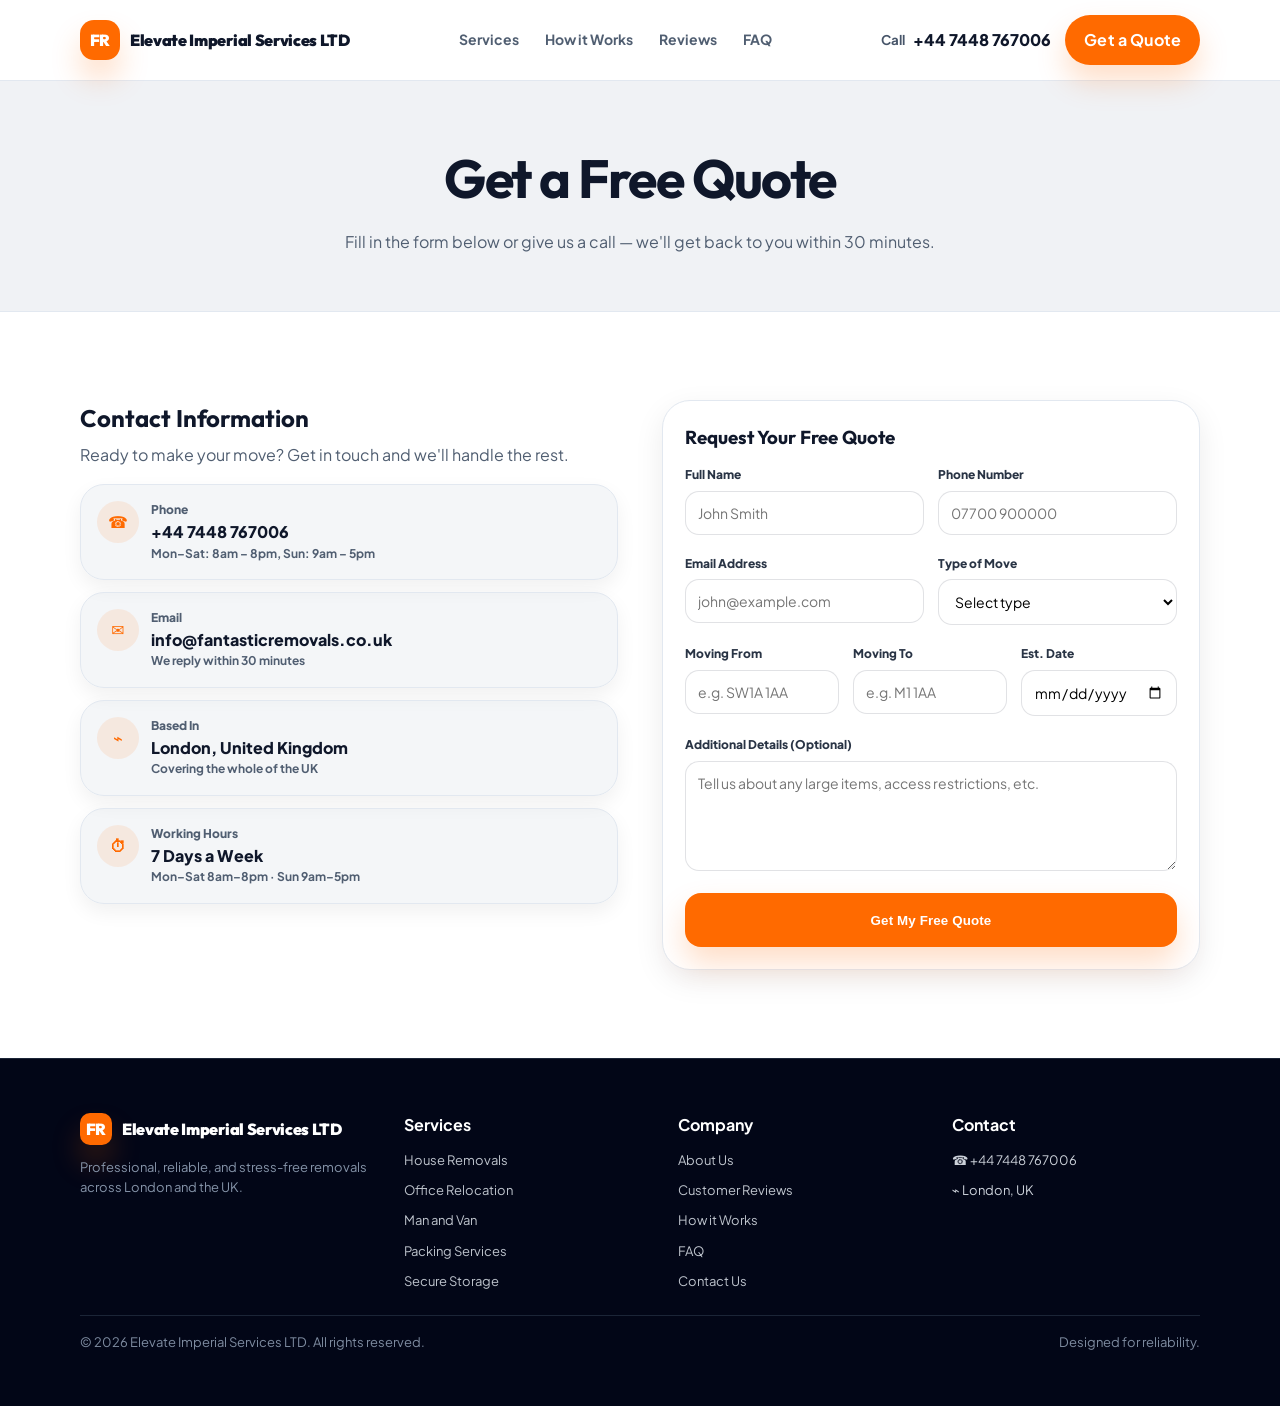
<file: contact.html>
<!doctype html>
<html lang="en">
  <head>
    <meta charset="UTF-8" />
    <meta name="viewport" content="width=device-width, initial-scale=1.0" />
    <title>Contact — Elevate Imperial Services LTD</title>
    <meta name="description" content="Get a free quote for removals across London and the UK. We respond within 30 minutes during working hours." />
    <link rel="icon" href="../public/favicon.svg" />
    <link rel="stylesheet" href="./assets/styles.css" />
  </head>
  <body>
    <div class="site">
      <header class="navbar">
        <div class="container navbar-inner">
          <a class="brand" href="./index.html" aria-label="Elevate Imperial Services LTD home">
            <span class="brand-mark">FR</span>
            <span>Elevate Imperial Services LTD</span>
          </a>

          <nav class="nav-links" aria-label="Primary">
            <a data-nav href="./services.html">Services</a>
            <a data-nav href="./how-it-works.html">How it Works</a>
            <a data-nav href="./reviews.html">Reviews</a>
            <a data-nav href="./faq.html">FAQ</a>
          </nav>

          <div class="nav-right">
            <div class="nav-phone" aria-label="Phone">
              <small>Call</small>
              <span>+44 7448 767006</span>
            </div>
            <a class="btn" href="./contact.html">Get a Quote</a>
          </div>
        </div>
      </header>

      <main>
        <section class="page-hero">
          <div class="container">
            <h1>Get a Free Quote</h1>
            <p>Fill in the form below or give us a call — we'll get back to you within 30 minutes.</p>
          </div>
        </section>

        <section class="section">
          <div class="container">
            <div class="split" style="align-items:start;">
              <div>
                <h2 style="font-family: var(--font-serif); margin: 0 0 6px;">Contact Information</h2>
                <p style="margin:0 0 16px; color: rgba(71,85,105,.95);">
                  Ready to make your move? Get in touch and we'll handle the rest.
                </p>

                <div style="display:grid; gap: 12px;">
                  <div class="card" style="padding: 16px; background: rgba(148,163,184,.10);">
                    <div style="display:flex; gap: 12px; align-items:flex-start;">
                      <div class="icon">☎</div>
                      <div>
                        <div style="font-size: 12px; color: rgba(71,85,105,.95); font-weight: 800;">Phone</div>
                        <div style="font-weight: 900;">+44 7448 767006</div>
                        <div style="font-size: 12px; color: rgba(71,85,105,.95); font-weight: 700;">Mon–Sat: 8am – 8pm, Sun: 9am – 5pm</div>
                      </div>
                    </div>
                  </div>
                  <div class="card" style="padding: 16px; background: rgba(148,163,184,.10);">
                    <div style="display:flex; gap: 12px; align-items:flex-start;">
                      <div class="icon">✉</div>
                      <div>
                        <div style="font-size: 12px; color: rgba(71,85,105,.95); font-weight: 800;">Email</div>
                        <div style="font-weight: 900;">info@fantasticremovals.co.uk</div>
                        <div style="font-size: 12px; color: rgba(71,85,105,.95); font-weight: 700;">We reply within 30 minutes</div>
                      </div>
                    </div>
                  </div>
                  <div class="card" style="padding: 16px; background: rgba(148,163,184,.10);">
                    <div style="display:flex; gap: 12px; align-items:flex-start;">
                      <div class="icon">⌁</div>
                      <div>
                        <div style="font-size: 12px; color: rgba(71,85,105,.95); font-weight: 800;">Based In</div>
                        <div style="font-weight: 900;">London, United Kingdom</div>
                        <div style="font-size: 12px; color: rgba(71,85,105,.95); font-weight: 700;">Covering the whole of the UK</div>
                      </div>
                    </div>
                  </div>
                  <div class="card" style="padding: 16px; background: rgba(148,163,184,.10);">
                    <div style="display:flex; gap: 12px; align-items:flex-start;">
                      <div class="icon">⏱</div>
                      <div>
                        <div style="font-size: 12px; color: rgba(71,85,105,.95); font-weight: 800;">Working Hours</div>
                        <div style="font-weight: 900;">7 Days a Week</div>
                        <div style="font-size: 12px; color: rgba(71,85,105,.95); font-weight: 700;">Mon–Sat 8am–8pm · Sun 9am–5pm</div>
                      </div>
                    </div>
                  </div>
                </div>
              </div>

              <div class="form-card">
                <h3 style="font-family: var(--font-serif); margin: 0 0 14px;">Request Your Free Quote</h3>
                <form data-quote-form="true" novalidate>
                  <div class="form-grid cols-2">
                    <div class="field">
                      <label for="name">Full Name</label>
                      <input id="name" name="name" placeholder="John Smith" autocomplete="name" />
                      <div class="error" data-error-for="name"></div>
                    </div>
                    <div class="field">
                      <label for="phone">Phone Number</label>
                      <input id="phone" name="phone" type="tel" placeholder="07700 900000" autocomplete="tel" />
                      <div class="error" data-error-for="phone"></div>
                    </div>
                  </div>

                  <div class="form-grid cols-2" style="margin-top: 14px;">
                    <div class="field">
                      <label for="email">Email Address</label>
                      <input id="email" name="email" type="email" placeholder="john@example.com" autocomplete="email" />
                      <div class="error" data-error-for="email"></div>
                    </div>
                    <div class="field">
                      <label for="moveType">Type of Move</label>
                      <select id="moveType" name="moveType">
                        <option value="">Select type</option>
                        <option value="house">House Removal</option>
                        <option value="office">Office Relocation</option>
                        <option value="van">Man and Van</option>
                        <option value="storage">Storage Only</option>
                      </select>
                      <div class="error" data-error-for="moveType"></div>
                    </div>
                  </div>

                  <div class="form-grid cols-3" style="margin-top: 14px;">
                    <div class="field">
                      <label for="fromPostcode">Moving From</label>
                      <input id="fromPostcode" name="fromPostcode" placeholder="e.g. SW1A 1AA" />
                      <div class="error" data-error-for="fromPostcode"></div>
                    </div>
                    <div class="field">
                      <label for="toPostcode">Moving To</label>
                      <input id="toPostcode" name="toPostcode" placeholder="e.g. M1 1AA" />
                      <div class="error" data-error-for="toPostcode"></div>
                    </div>
                    <div class="field">
                      <label for="date">Est. Date</label>
                      <input id="date" name="date" type="date" />
                      <div class="error" data-error-for="date"></div>
                    </div>
                  </div>

                  <div class="field" style="margin-top: 14px;">
                    <label for="message">Additional Details (Optional)</label>
                    <textarea id="message" name="message" placeholder="Tell us about any large items, access restrictions, etc."></textarea>
                  </div>

                  <button class="btn" type="submit" style="width:100%; margin-top: 16px; border-radius: 16px; height: 54px;">
                    Get My Free Quote
                  </button>
                </form>
              </div>
            </div>
          </div>
        </section>
      </main>

      <footer class="footer">
        <div class="container">
          <div class="footer-grid">
            <div>
              <div class="brand" style="margin-bottom: 12px;">
                <span class="brand-mark" style="width:32px;height:32px;border-radius:10px;">FR</span>
                <span style="color:#fff;">Elevate Imperial Services LTD</span>
              </div>
              <p style="margin: 0; color: rgba(148,163,184,.9); font-size: 13px;">
                Professional, reliable, and stress-free removals across London and the UK.
              </p>
            </div>

            <div>
              <h4>Services</h4>
              <ul>
                <li><a href="./services.html">House Removals</a></li>
                <li><a href="./services.html">Office Relocation</a></li>
                <li><a href="./services.html">Man and Van</a></li>
                <li><a href="./services.html">Packing Services</a></li>
                <li><a href="./services.html">Secure Storage</a></li>
              </ul>
            </div>

            <div>
              <h4>Company</h4>
              <ul>
                <li><a href="./index.html">About Us</a></li>
                <li><a href="./reviews.html">Customer Reviews</a></li>
                <li><a href="./how-it-works.html">How it Works</a></li>
                <li><a href="./faq.html">FAQ</a></li>
                <li><a href="./contact.html">Contact Us</a></li>
              </ul>
            </div>

            <div>
              <h4>Contact</h4>
              <ul>
                <li>☎ +44 7448 767006</li>
                <li>⌁ London, UK</li>
              </ul>
            </div>
          </div>

          <div class="footer-bottom">
            <p style="margin:0;">© <span data-year></span> Elevate Imperial Services LTD. All rights reserved.</p>
            <p style="margin:0;">Designed for reliability.</p>
          </div>
        </div>
      </footer>
    </div>

    <script src="./assets/app.js"></script>
  </body>
</html>
</file>
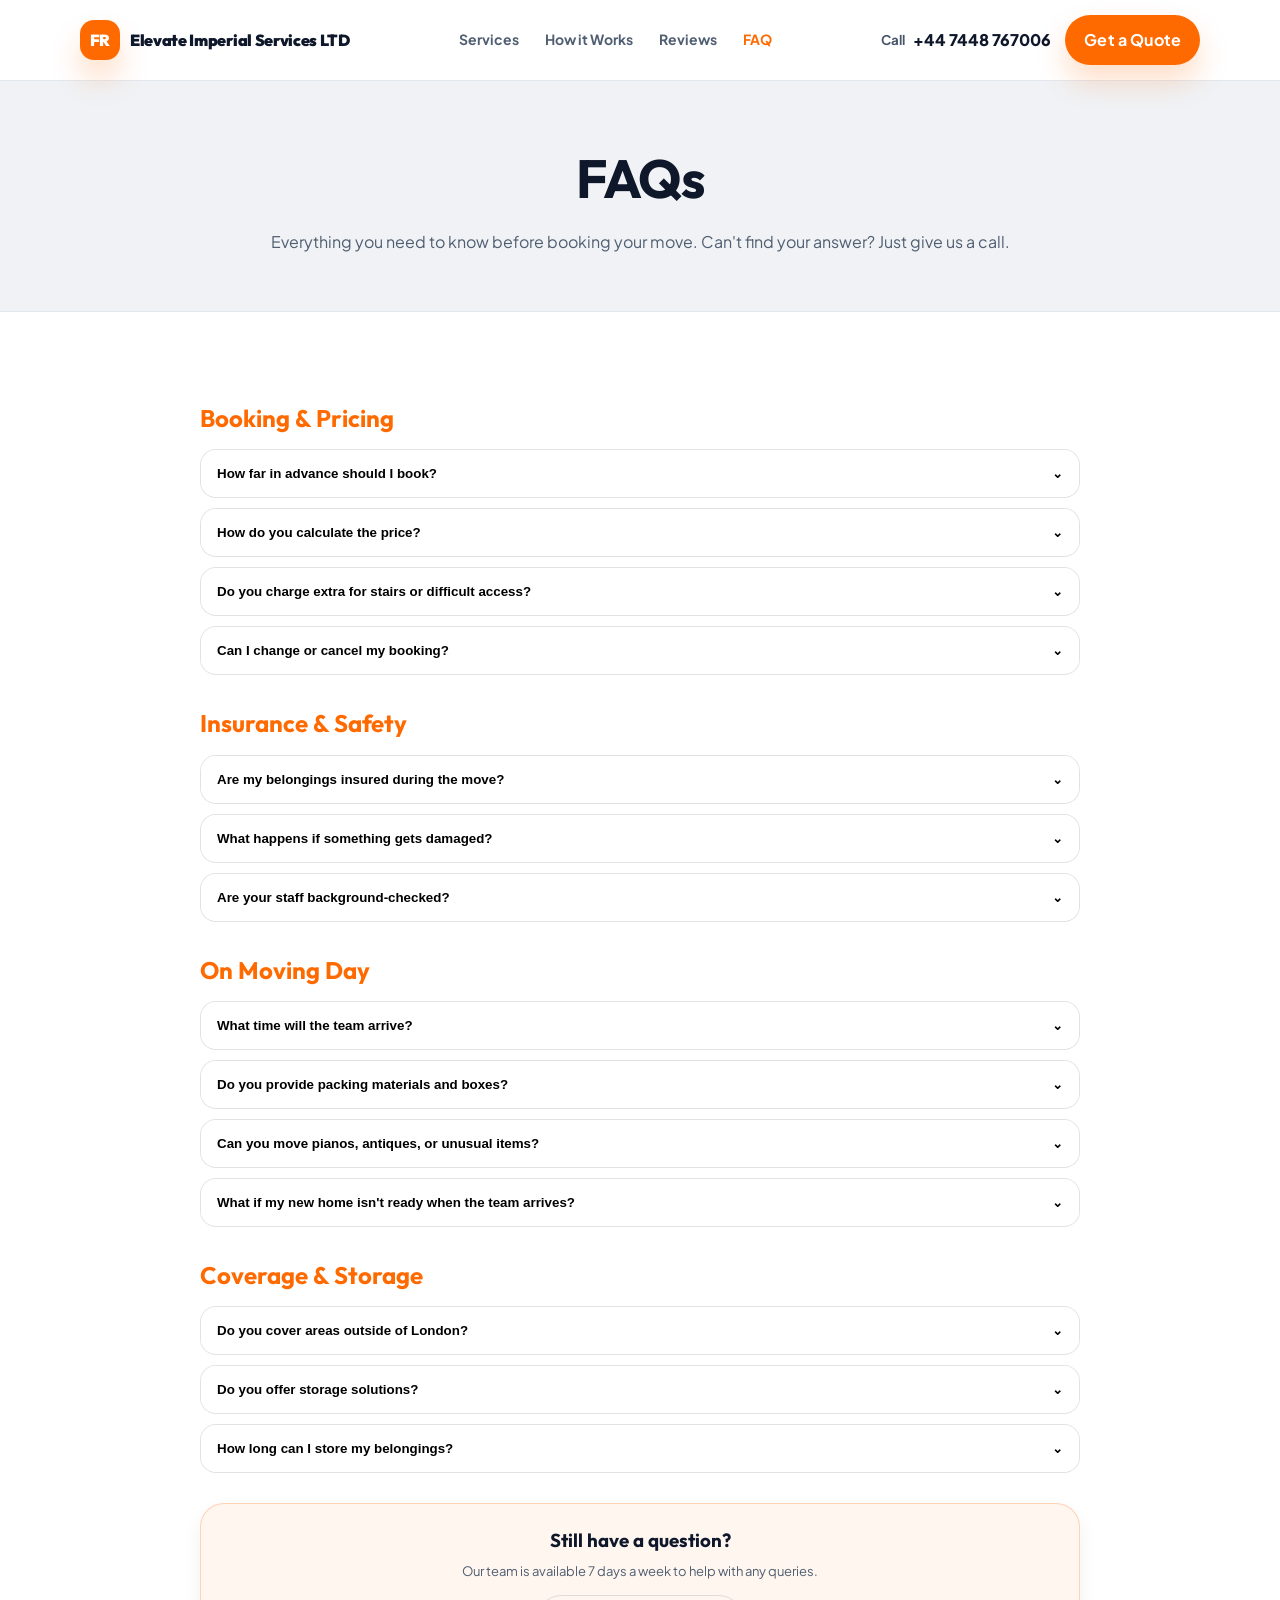
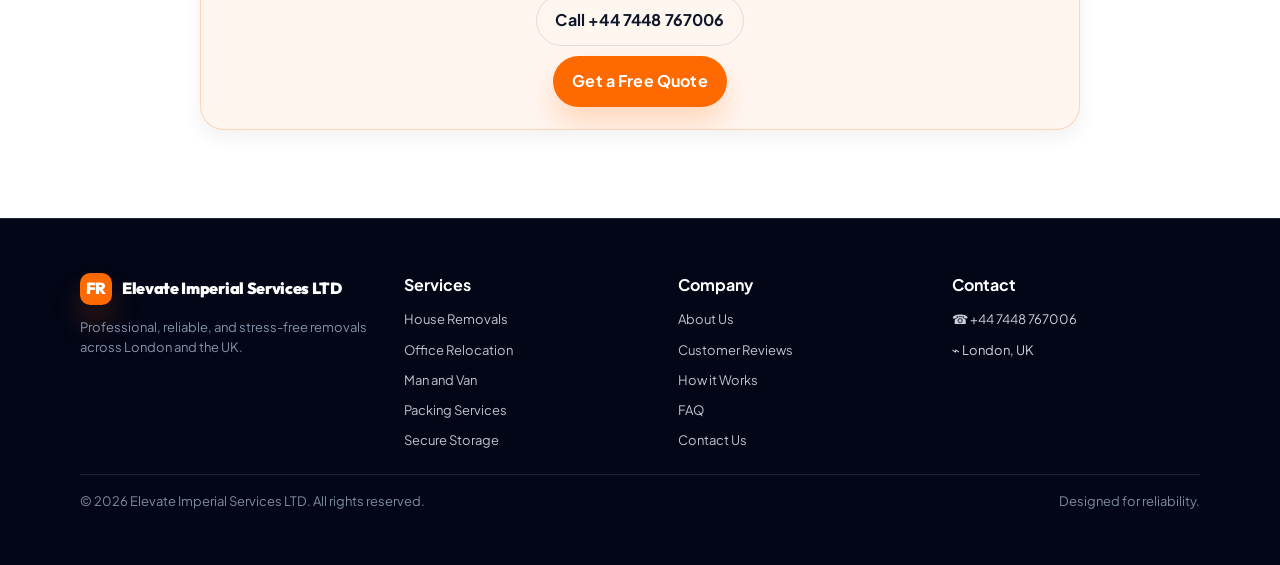
<file: faq.html>
<!doctype html>
<html lang="en">
  <head>
    <meta charset="UTF-8" />
    <meta name="viewport" content="width=device-width, initial-scale=1.0" />
    <title>FAQ — Elevate Imperial Services LTD</title>
    <meta name="description" content="Frequently asked questions about booking, pricing, insurance, moving day, and storage." />
    <link rel="icon" href="../public/favicon.svg" />
    <link rel="stylesheet" href="./assets/styles.css" />
  </head>
  <body>
    <div class="site">
      <header class="navbar">
        <div class="container navbar-inner">
          <a class="brand" href="./index.html" aria-label="Elevate Imperial Services LTD home">
            <span class="brand-mark">FR</span>
            <span>Elevate Imperial Services LTD</span>
          </a>

          <nav class="nav-links" aria-label="Primary">
            <a data-nav href="./services.html">Services</a>
            <a data-nav href="./how-it-works.html">How it Works</a>
            <a data-nav href="./reviews.html">Reviews</a>
            <a data-nav href="./faq.html">FAQ</a>
          </nav>

          <div class="nav-right">
            <div class="nav-phone" aria-label="Phone">
              <small>Call</small>
              <span>+44 7448 767006</span>
            </div>
            <a class="btn" href="./contact.html">Get a Quote</a>
          </div>
        </div>
      </header>

      <main>
        <section class="page-hero">
          <div class="container">
            <h1>FAQs</h1>
            <p>Everything you need to know before booking your move. Can't find your answer? Just give us a call.</p>
          </div>
        </section>

        <section class="section">
          <div class="container" style="max-width: 880px;">
            <div class="faq-category">
              <h2>Booking &amp; Pricing</h2>
              <div style="display:grid; gap: 10px;">
                <div class="faq-item">
                  <button type="button"><span>How far in advance should I book?</span><span class="chev">⌄</span></button>
                  <div class="panel">We recommend booking at least 2–4 weeks in advance, especially during peak periods like summer and end of month. However, we do accept last-minute bookings subject to availability — give us a call and we'll do our best.</div>
                </div>
                <div class="faq-item">
                  <button type="button"><span>How do you calculate the price?</span><span class="chev">⌄</span></button>
                  <div class="panel">Pricing depends on the volume of items, distance, time required, and any extra services like packing. We provide a detailed, itemised quote with no hidden fees. What we quote is what you pay.</div>
                </div>
                <div class="faq-item">
                  <button type="button"><span>Do you charge extra for stairs or difficult access?</span><span class="chev">⌄</span></button>
                  <div class="panel">We may add a small surcharge for properties with many flights of stairs or very difficult access (e.g., no parking nearby). We'll always discuss this with you upfront when you book.</div>
                </div>
                <div class="faq-item">
                  <button type="button"><span>Can I change or cancel my booking?</span><span class="chev">⌄</span></button>
                  <div class="panel">Yes. We ask for 48 hours notice for cancellations or changes. Cancellations within 24 hours may incur a small fee. Please call us as soon as possible if your plans change.</div>
                </div>
              </div>
            </div>

            <div class="faq-category">
              <h2>Insurance &amp; Safety</h2>
              <div style="display:grid; gap: 10px;">
                <div class="faq-item">
                  <button type="button"><span>Are my belongings insured during the move?</span><span class="chev">⌄</span></button>
                  <div class="panel">Yes. All moves are covered by our comprehensive goods-in-transit insurance up to £50,000. For higher-value items, we offer additional coverage options. Please ask us for details when booking.</div>
                </div>
                <div class="faq-item">
                  <button type="button"><span>What happens if something gets damaged?</span><span class="chev">⌄</span></button>
                  <div class="panel">In the unlikely event that something is damaged, our insurance will cover the cost of repair or replacement. We ask that you report any damage within 24 hours of delivery so we can process your claim quickly.</div>
                </div>
                <div class="faq-item">
                  <button type="button"><span>Are your staff background-checked?</span><span class="chev">⌄</span></button>
                  <div class="panel">Absolutely. All of our team members are fully vetted with DBS (Disclosure and Barring Service) checks and receive ongoing training in safe handling and customer service.</div>
                </div>
              </div>
            </div>

            <div class="faq-category">
              <h2>On Moving Day</h2>
              <div style="display:grid; gap: 10px;">
                <div class="faq-item">
                  <button type="button"><span>What time will the team arrive?</span><span class="chev">⌄</span></button>
                  <div class="panel">We'll give you a 1-hour arrival window the day before your move. Our team will also call you 30 minutes before arrival on the day. We take punctuality very seriously.</div>
                </div>
                <div class="faq-item">
                  <button type="button"><span>Do you provide packing materials and boxes?</span><span class="chev">⌄</span></button>
                  <div class="panel">Yes, we supply all packing materials including double-walled boxes, bubble wrap, wardrobe boxes, and packing tape. We can also handle all the packing for you as part of our full packing service.</div>
                </div>
                <div class="faq-item">
                  <button type="button"><span>Can you move pianos, antiques, or unusual items?</span><span class="chev">⌄</span></button>
                  <div class="panel">Absolutely. Our specialist team is trained and equipped to handle pianos, antiques, artwork, safes, and other unusual items. Please mention any special items when requesting your quote so we can plan accordingly.</div>
                </div>
                <div class="faq-item">
                  <button type="button"><span>What if my new home isn't ready when the team arrives?</span><span class="chev">⌄</span></button>
                  <div class="panel">We understand that move days don't always go to plan. We can hold your items in our vehicles for a short period or arrange short-notice storage if needed. We'll always work with you to find a solution.</div>
                </div>
              </div>
            </div>

            <div class="faq-category">
              <h2>Coverage &amp; Storage</h2>
              <div style="display:grid; gap: 10px;">
                <div class="faq-item">
                  <button type="button"><span>Do you cover areas outside of London?</span><span class="chev">⌄</span></button>
                  <div class="panel">Yes, we operate across the whole of the UK including London, Manchester, Birmingham, Leeds, Bristol, Edinburgh, and everywhere in between. International moves can also be arranged — please contact us for a bespoke quote.</div>
                </div>
                <div class="faq-item">
                  <button type="button"><span>Do you offer storage solutions?</span><span class="chev">⌄</span></button>
                  <div class="panel">Yes. We offer secure, climate-controlled storage facilities for both short and long-term use. Our storage units are CCTV monitored 24/7 and are available in a range of sizes to suit your needs.</div>
                </div>
                <div class="faq-item">
                  <button type="button"><span>How long can I store my belongings?</span><span class="chev">⌄</span></button>
                  <div class="panel">There's no minimum or maximum storage period. Whether you need storage for a few days between moves or several months, we can accommodate you. Pricing is flexible and based on the space you use.</div>
                </div>
              </div>
            </div>

            <div class="card" style="padding: 22px; text-align:center; border-color: rgba(255,106,0,.25); background: rgba(255,106,0,.06);">
              <h3 style="font-family: var(--font-serif); margin: 0 0 6px;">Still have a question?</h3>
              <p style="margin: 0 0 14px; color: rgba(71,85,105,.95); font-size: 13px;">
                Our team is available 7 days a week to help with any queries.
              </p>
              <div style="display:flex; flex-direction: column; gap: 10px; align-items:center;">
                <a class="btn outline" href="tel:+447448767006">Call +44 7448 767006</a>
                <a class="btn" href="./contact.html">Get a Free Quote</a>
              </div>
            </div>
          </div>
        </section>
      </main>

      <footer class="footer">
        <div class="container">
          <div class="footer-grid">
            <div>
              <div class="brand" style="margin-bottom: 12px;">
                <span class="brand-mark" style="width:32px;height:32px;border-radius:10px;">FR</span>
                <span style="color:#fff;">Elevate Imperial Services LTD</span>
              </div>
              <p style="margin: 0; color: rgba(148,163,184,.9); font-size: 13px;">
                Professional, reliable, and stress-free removals across London and the UK.
              </p>
            </div>

            <div>
              <h4>Services</h4>
              <ul>
                <li><a href="./services.html">House Removals</a></li>
                <li><a href="./services.html">Office Relocation</a></li>
                <li><a href="./services.html">Man and Van</a></li>
                <li><a href="./services.html">Packing Services</a></li>
                <li><a href="./services.html">Secure Storage</a></li>
              </ul>
            </div>

            <div>
              <h4>Company</h4>
              <ul>
                <li><a href="./index.html">About Us</a></li>
                <li><a href="./reviews.html">Customer Reviews</a></li>
                <li><a href="./how-it-works.html">How it Works</a></li>
                <li><a href="./faq.html">FAQ</a></li>
                <li><a href="./contact.html">Contact Us</a></li>
              </ul>
            </div>

            <div>
              <h4>Contact</h4>
              <ul>
                <li>☎ +44 7448 767006</li>
                <li>⌁ London, UK</li>
              </ul>
            </div>
          </div>

          <div class="footer-bottom">
            <p style="margin:0;">© <span data-year></span> Elevate Imperial Services LTD. All rights reserved.</p>
            <p style="margin:0;">Designed for reliability.</p>
          </div>
        </div>
      </footer>
    </div>

    <script src="./assets/app.js"></script>
  </body>
</html>
</file>
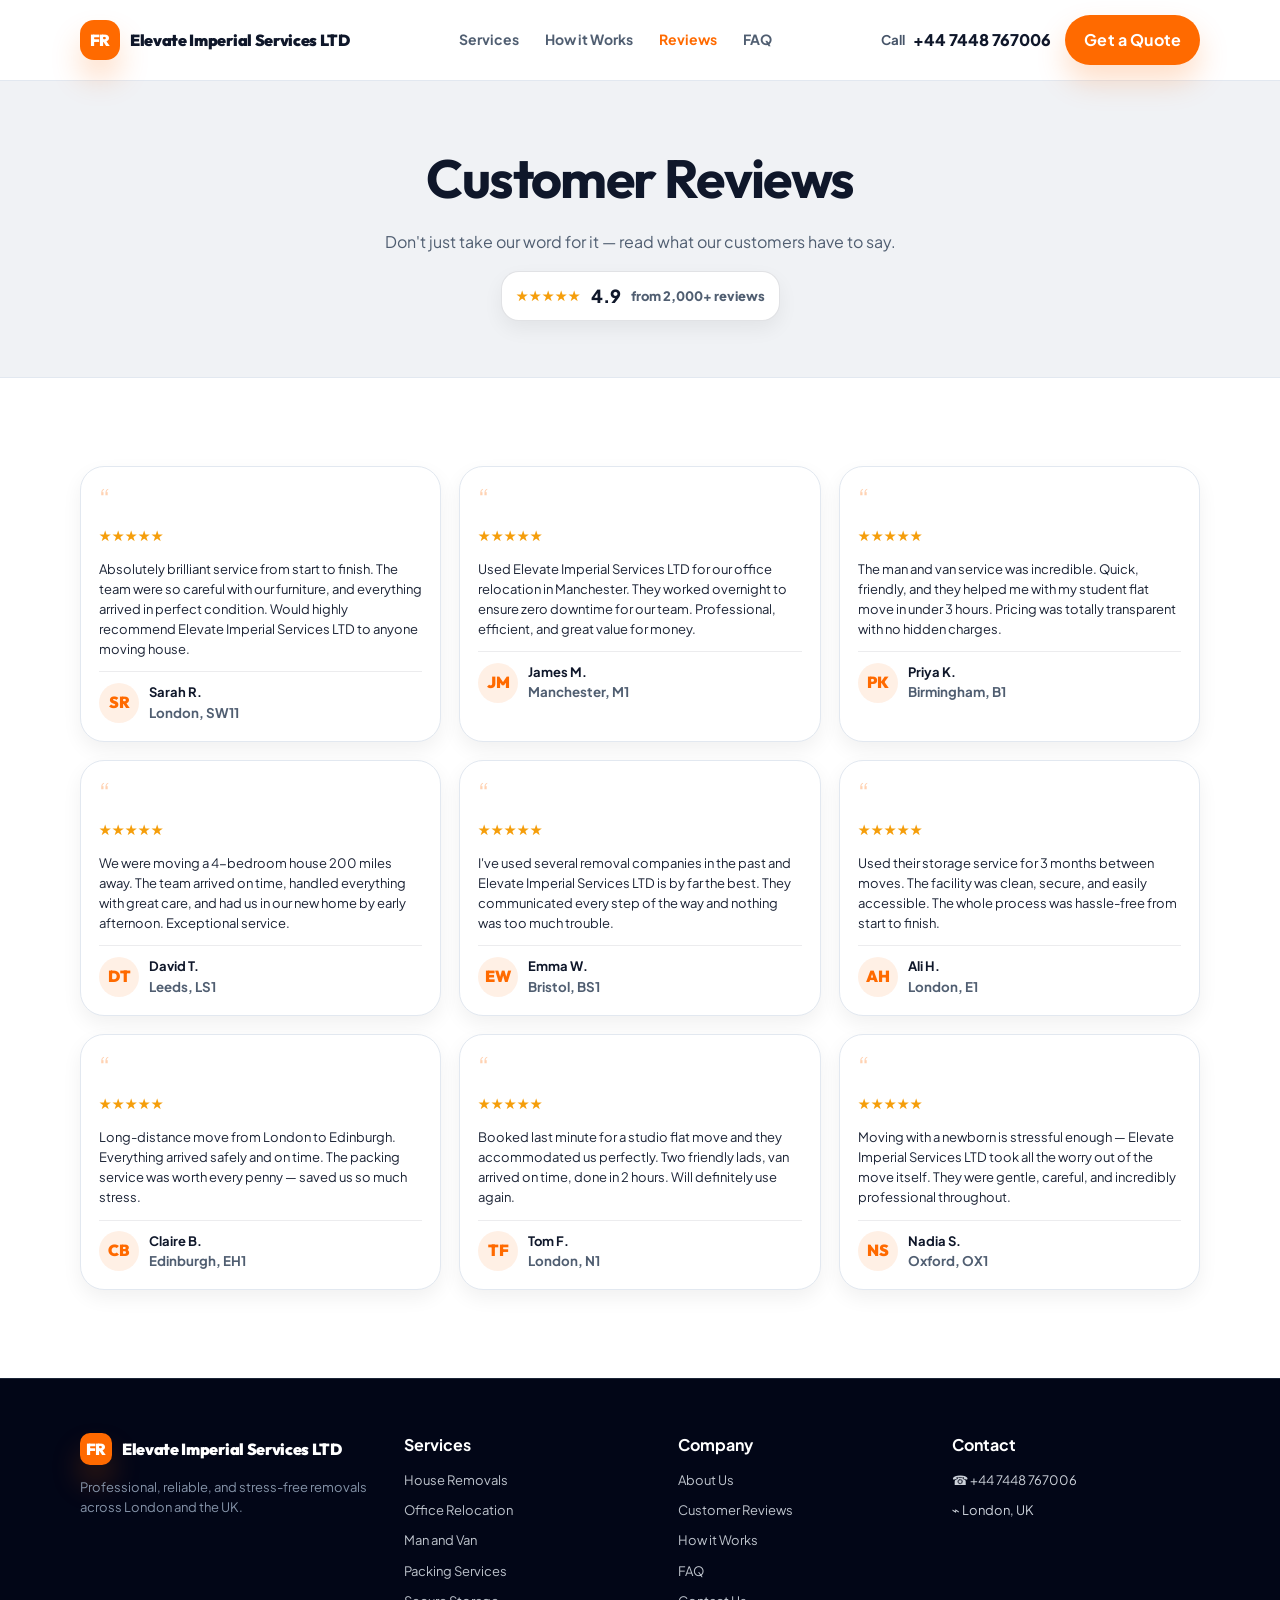
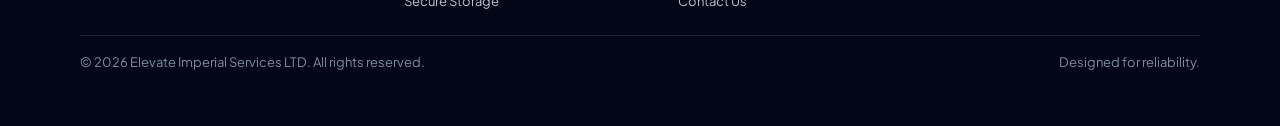
<file: reviews.html>
<!doctype html>
<html lang="en">
  <head>
    <meta charset="UTF-8" />
    <meta name="viewport" content="width=device-width, initial-scale=1.0" />
    <title>Reviews — Elevate Imperial Services LTD</title>
    <meta name="description" content="Read what our customers say about Elevate Imperial Services LTD. Rated 4.9/5 from 2,000+ reviews." />
    <link rel="icon" href="../public/favicon.svg" />
    <link rel="stylesheet" href="./assets/styles.css" />
  </head>
  <body>
    <div class="site">
      <header class="navbar">
        <div class="container navbar-inner">
          <a class="brand" href="./index.html" aria-label="Elevate Imperial Services LTD home">
            <span class="brand-mark">FR</span>
            <span>Elevate Imperial Services LTD</span>
          </a>

          <nav class="nav-links" aria-label="Primary">
            <a data-nav href="./services.html">Services</a>
            <a data-nav href="./how-it-works.html">How it Works</a>
            <a data-nav href="./reviews.html">Reviews</a>
            <a data-nav href="./faq.html">FAQ</a>
          </nav>

          <div class="nav-right">
            <div class="nav-phone" aria-label="Phone">
              <small>Call</small>
              <span>+44 7448 767006</span>
            </div>
            <a class="btn" href="./contact.html">Get a Quote</a>
          </div>
        </div>
      </header>

      <main>
        <section class="page-hero">
          <div class="container" style="text-align:center;">
            <h1>Customer Reviews</h1>
            <p style="margin-bottom: 16px;">Don't just take our word for it — read what our customers have to say.</p>
            <div class="reviews-rating" aria-label="Overall rating">
              <span class="stars" aria-hidden="true">★★★★★</span>
              <span style="font-weight: 900; font-size: 18px;">4.9</span>
              <span style="color: rgba(71,85,105,.95); font-weight: 800; font-size: 13px;">from 2,000+ reviews</span>
            </div>
          </div>
        </section>

        <section class="section">
          <div class="container">
            <div class="grid cols-3">
              <article class="card review">
                <div class="quote">“</div>
                <div class="stars" aria-label="5 stars">★★★★★</div>
                <p>Absolutely brilliant service from start to finish. The team were so careful with our furniture, and everything arrived in perfect condition. Would highly recommend Elevate Imperial Services LTD to anyone moving house.</p>
                <div class="who">
                  <div class="avatar">SR</div>
                  <div><b>Sarah R.</b><small>London, SW11</small></div>
                </div>
              </article>

              <article class="card review">
                <div class="quote">“</div>
                <div class="stars" aria-label="5 stars">★★★★★</div>
                <p>Used Elevate Imperial Services LTD for our office relocation in Manchester. They worked overnight to ensure zero downtime for our team. Professional, efficient, and great value for money.</p>
                <div class="who">
                  <div class="avatar">JM</div>
                  <div><b>James M.</b><small>Manchester, M1</small></div>
                </div>
              </article>

              <article class="card review">
                <div class="quote">“</div>
                <div class="stars" aria-label="5 stars">★★★★★</div>
                <p>The man and van service was incredible. Quick, friendly, and they helped me with my student flat move in under 3 hours. Pricing was totally transparent with no hidden charges.</p>
                <div class="who">
                  <div class="avatar">PK</div>
                  <div><b>Priya K.</b><small>Birmingham, B1</small></div>
                </div>
              </article>

              <article class="card review">
                <div class="quote">“</div>
                <div class="stars" aria-label="5 stars">★★★★★</div>
                <p>We were moving a 4-bedroom house 200 miles away. The team arrived on time, handled everything with great care, and had us in our new home by early afternoon. Exceptional service.</p>
                <div class="who">
                  <div class="avatar">DT</div>
                  <div><b>David T.</b><small>Leeds, LS1</small></div>
                </div>
              </article>

              <article class="card review">
                <div class="quote">“</div>
                <div class="stars" aria-label="5 stars">★★★★★</div>
                <p>I've used several removal companies in the past and Elevate Imperial Services LTD is by far the best. They communicated every step of the way and nothing was too much trouble.</p>
                <div class="who">
                  <div class="avatar">EW</div>
                  <div><b>Emma W.</b><small>Bristol, BS1</small></div>
                </div>
              </article>

              <article class="card review">
                <div class="quote">“</div>
                <div class="stars" aria-label="5 stars">★★★★★</div>
                <p>Used their storage service for 3 months between moves. The facility was clean, secure, and easily accessible. The whole process was hassle-free from start to finish.</p>
                <div class="who">
                  <div class="avatar">AH</div>
                  <div><b>Ali H.</b><small>London, E1</small></div>
                </div>
              </article>

              <article class="card review">
                <div class="quote">“</div>
                <div class="stars" aria-label="5 stars">★★★★★</div>
                <p>Long-distance move from London to Edinburgh. Everything arrived safely and on time. The packing service was worth every penny — saved us so much stress.</p>
                <div class="who">
                  <div class="avatar">CB</div>
                  <div><b>Claire B.</b><small>Edinburgh, EH1</small></div>
                </div>
              </article>

              <article class="card review">
                <div class="quote">“</div>
                <div class="stars" aria-label="5 stars">★★★★★</div>
                <p>Booked last minute for a studio flat move and they accommodated us perfectly. Two friendly lads, van arrived on time, done in 2 hours. Will definitely use again.</p>
                <div class="who">
                  <div class="avatar">TF</div>
                  <div><b>Tom F.</b><small>London, N1</small></div>
                </div>
              </article>

              <article class="card review">
                <div class="quote">“</div>
                <div class="stars" aria-label="5 stars">★★★★★</div>
                <p>Moving with a newborn is stressful enough — Elevate Imperial Services LTD took all the worry out of the move itself. They were gentle, careful, and incredibly professional throughout.</p>
                <div class="who">
                  <div class="avatar">NS</div>
                  <div><b>Nadia S.</b><small>Oxford, OX1</small></div>
                </div>
              </article>
            </div>
          </div>
        </section>
      </main>

      <footer class="footer">
        <div class="container">
          <div class="footer-grid">
            <div>
              <div class="brand" style="margin-bottom: 12px;">
                <span class="brand-mark" style="width:32px;height:32px;border-radius:10px;">FR</span>
                <span style="color:#fff;">Elevate Imperial Services LTD</span>
              </div>
              <p style="margin: 0; color: rgba(148,163,184,.9); font-size: 13px;">
                Professional, reliable, and stress-free removals across London and the UK.
              </p>
            </div>

            <div>
              <h4>Services</h4>
              <ul>
                <li><a href="./services.html">House Removals</a></li>
                <li><a href="./services.html">Office Relocation</a></li>
                <li><a href="./services.html">Man and Van</a></li>
                <li><a href="./services.html">Packing Services</a></li>
                <li><a href="./services.html">Secure Storage</a></li>
              </ul>
            </div>

            <div>
              <h4>Company</h4>
              <ul>
                <li><a href="./index.html">About Us</a></li>
                <li><a href="./reviews.html">Customer Reviews</a></li>
                <li><a href="./how-it-works.html">How it Works</a></li>
                <li><a href="./faq.html">FAQ</a></li>
                <li><a href="./contact.html">Contact Us</a></li>
              </ul>
            </div>

            <div>
              <h4>Contact</h4>
              <ul>
                <li>☎ +44 7448 767006</li>
                <li>⌁ London, UK</li>
              </ul>
            </div>
          </div>

          <div class="footer-bottom">
            <p style="margin:0;">© <span data-year></span> Elevate Imperial Services LTD. All rights reserved.</p>
            <p style="margin:0;">Designed for reliability.</p>
          </div>
        </div>
      </footer>
    </div>

    <script src="./assets/app.js"></script>
  </body>
</html>
</file>
<file: assets/styles.css>
@import url("https://fonts.googleapis.com/css2?family=Outfit:wght@300;400;500;600;700;800&family=Plus+Jakarta+Sans:wght@400;500;600;700&display=swap");

:root{
  --bg: #ffffff;
  --fg: #0f172a; /* slate-900 */
  --muted: #475569; /* slate-600 */
  --border: #e2e8f0; /* slate-200 */
  --card: #ffffff;
  --shadow: 0 10px 30px rgba(2,6,23,.08);
  --shadow-sm: 0 8px 20px rgba(2,6,23,.06);
  --primary: #ff6a00;
  --primary-ink: #ffffff;
  --ring: rgba(255,106,0,.35);

  --radius-lg: 24px;
  --radius-md: 16px;
  --radius-sm: 12px;

  --font-sans: "Plus Jakarta Sans", system-ui, -apple-system, Segoe UI, Roboto, Arial, sans-serif;
  --font-serif: "Outfit", system-ui, -apple-system, Segoe UI, Roboto, Arial, sans-serif;
}

*{ box-sizing: border-box; }
html, body{ height: 100%; }
body{
  margin: 0;
  font-family: var(--font-sans);
  color: var(--fg);
  background: var(--bg);
  line-height: 1.55;
}

a{ color: inherit; text-decoration: none; }
img{ max-width: 100%; display: block; }

.container{
  width: min(1120px, calc(100% - 32px));
  margin: 0 auto;
}

.btn{
  appearance: none;
  border: 1px solid transparent;
  background: var(--primary);
  color: var(--primary-ink);
  padding: 12px 18px;
  border-radius: 999px;
  font-weight: 700;
  letter-spacing: .01em;
  display: inline-flex;
  align-items: center;
  justify-content: center;
  gap: 10px;
  cursor: pointer;
  box-shadow: 0 16px 30px rgba(255,106,0,.22);
  transition: transform .15s ease, box-shadow .15s ease, filter .15s ease;
}
.btn:hover{ transform: translateY(-1px); filter: brightness(1.02); box-shadow: 0 18px 34px rgba(255,106,0,.26); }
.btn:active{ transform: translateY(0px); }
.btn.outline{
  background: transparent;
  color: var(--fg);
  border-color: rgba(15,23,42,.12);
  box-shadow: none;
}
.btn.secondary{
  background: #fff;
  color: #0f172a;
  box-shadow: none;
}

.badge{
  display: inline-flex;
  align-items: center;
  gap: 10px;
  background: rgba(255,106,0,.10);
  color: var(--primary);
  padding: 6px 10px;
  border-radius: 999px;
  font-weight: 800;
  font-size: 13px;
}

.site{
  min-height: 100vh;
  display: flex;
  flex-direction: column;
}

.navbar{
  position: sticky;
  top: 0;
  z-index: 50;
  border-bottom: 1px solid var(--border);
  background: rgba(255,255,255,.88);
  backdrop-filter: blur(10px);
}
.navbar-inner{
  height: 80px;
  display: flex;
  align-items: center;
  justify-content: space-between;
  gap: 18px;
}
.brand{
  display: inline-flex;
  align-items: center;
  gap: 10px;
  font-family: var(--font-serif);
  font-weight: 900;
  letter-spacing: -.02em;
}
.brand-mark{
  width: 40px; height: 40px;
  border-radius: 14px;
  background: var(--primary);
  color: var(--primary-ink);
  display: grid;
  place-items: center;
  box-shadow: 0 18px 30px rgba(255,106,0,.22);
  font-weight: 900;
}
.brand span b{ color: var(--primary); }

.nav-links{
  display: none;
  gap: 26px;
  color: rgba(71,85,105,.95);
  font-weight: 700;
  font-size: 14px;
}
.nav-links a{ position: relative; padding: 8px 0; transition: color .15s ease; }
.nav-links a:hover{ color: var(--primary); }
.nav-links a.active{ color: var(--primary); }
.nav-right{
  display: flex;
  align-items: center;
  gap: 14px;
}
.nav-phone{ display: none; font-weight: 800; gap: 8px; align-items: center; }
.nav-phone small{ color: var(--muted); font-weight: 700; }

main{ flex: 1; }

.hero{
  position: relative;
  padding: 88px 0 120px;
  overflow: hidden;
}
.hero-bg{
  position: absolute;
  inset: 0;
}
.hero-bg::after{
  content:"";
  position:absolute;
  inset:0;
  background: linear-gradient(90deg, rgba(255,255,255,1) 0%, rgba(255,255,255,.92) 38%, rgba(255,255,255,.25) 100%);
}
.hero-bg img{
  width: 100%;
  height: 100%;
  object-fit: cover;
  object-position: center;
}
.hero-content{
  position: relative;
  z-index: 1;
  max-width: 640px;
}
.hero h1{
  font-family: var(--font-serif);
  font-size: clamp(42px, 5.5vw, 72px);
  line-height: 1.05;
  margin: 12px 0 18px;
  letter-spacing: -.03em;
}
.hero h1 em{
  font-style: normal;
  color: var(--primary);
  position: relative;
  white-space: nowrap;
}
.hero p{
  font-size: 18px;
  color: rgba(71,85,105,.95);
  max-width: 560px;
  margin: 0 0 24px;
}
.hero-cta{
  display: flex;
  flex-direction: column;
  gap: 12px;
  align-items: flex-start;
}
.hero-meta{
  display: inline-flex;
  align-items: center;
  gap: 10px;
  color: rgba(71,85,105,.95);
  font-weight: 700;
  font-size: 13px;
}

.section{
  padding: 88px 0;
}
.section.muted{
  background: rgba(148,163,184,.12);
  border-top: 1px solid var(--border);
  border-bottom: 1px solid var(--border);
}
.section-header{
  text-align: center;
  margin: 0 auto 44px;
  max-width: 720px;
}
.section-header h2{
  font-family: var(--font-serif);
  font-size: clamp(28px, 3.3vw, 48px);
  margin: 0 0 12px;
  letter-spacing: -.02em;
}
.section-header p{ margin: 0; color: rgba(71,85,105,.95); font-size: 16px; }

.trust{
  padding: 42px 0;
  background: rgba(148,163,184,.10);
  border-top: 1px solid var(--border);
  border-bottom: 1px solid var(--border);
}
.trust-grid{
  display: grid;
  grid-template-columns: repeat(2, minmax(0,1fr));
  gap: 18px;
}
.trust-item{
  display:flex;
  gap: 12px;
  align-items:center;
  justify-content:center;
  text-align:center;
  background: rgba(255,255,255,.6);
  border: 1px solid var(--border);
  border-radius: 16px;
  padding: 14px 12px;
}
.trust-item b{ display:block; }
.trust-item span{ display:block; font-size: 12px; color: rgba(71,85,105,.95); font-weight: 700; }
.icon{
  width: 42px;
  height: 42px;
  border-radius: 999px;
  background: rgba(255,106,0,.10);
  color: var(--primary);
  display:grid;
  place-items:center;
  font-weight: 900;
}

.grid{
  display: grid;
  gap: 18px;
}
.grid.cols-4{ grid-template-columns: repeat(1, minmax(0,1fr)); }
.grid.cols-3{ grid-template-columns: repeat(1, minmax(0,1fr)); }
.grid.cols-2{ grid-template-columns: repeat(1, minmax(0,1fr)); }

.card{
  background: var(--card);
  border: 1px solid var(--border);
  border-radius: var(--radius-lg);
  box-shadow: var(--shadow-sm);
  overflow: hidden;
}

.service-tile{
  position: relative;
  border-radius: var(--radius-lg);
  overflow: hidden;
  border: 1px solid rgba(15,23,42,.08);
  box-shadow: var(--shadow-sm);
  min-height: 280px;
}
.service-tile img{ width:100%; height:100%; object-fit: cover; transform: scale(1); transition: transform .4s ease; }
.service-tile:hover img{ transform: scale(1.04); }
.service-tile::after{
  content:"";
  position:absolute;
  inset:0;
  background: linear-gradient(0deg, rgba(2,6,23,.80) 0%, rgba(2,6,23,.15) 55%, rgba(2,6,23,0) 100%);
}
.service-tile .content{
  position:absolute;
  inset:auto 0 0 0;
  padding: 22px;
  z-index: 1;
  color: #fff;
}
.service-tile h3{ margin: 0 0 6px; font-size: 18px; }
.service-tile p{ margin: 0; color: rgba(255,255,255,.84); font-size: 13px; }

.split{
  display: grid;
  grid-template-columns: 1fr;
  gap: 24px;
  align-items: center;
}
.frame{
  border-radius: var(--radius-lg);
  overflow: hidden;
  border: 1px solid rgba(15,23,42,.10);
  box-shadow: var(--shadow-sm);
}
.frame img{ width:100%; height: 320px; object-fit: cover; }

.list{
  padding: 0;
  margin: 14px 0 0;
  list-style: none;
  display: grid;
  gap: 10px;
}
.list li{
  display: flex;
  gap: 10px;
  align-items: flex-start;
  font-size: 13px;
}
.tick{
  width: 20px;
  height: 20px;
  border-radius: 999px;
  background: rgba(255,106,0,.12);
  color: var(--primary);
  display:grid;
  place-items:center;
  flex: 0 0 20px;
  font-weight: 900;
}

.page-hero{
  padding: 56px 0;
  background: rgba(148,163,184,.14);
  border-bottom: 1px solid var(--border);
}
.page-hero h1{
  font-family: var(--font-serif);
  font-size: clamp(34px, 4.2vw, 62px);
  margin: 0 0 10px;
  letter-spacing: -.03em;
  text-align: center;
}
.page-hero p{
  margin: 0 auto;
  max-width: 760px;
  text-align: center;
  color: rgba(71,85,105,.95);
}

.form-card{
  background: var(--card);
  border: 1px solid var(--border);
  border-radius: 28px;
  box-shadow: var(--shadow);
  padding: 22px;
}
.form-grid{ display: grid; gap: 14px; }
.form-grid.cols-2{ grid-template-columns: 1fr; }
.form-grid.cols-3{ grid-template-columns: 1fr; }
.field label{
  display: block;
  font-weight: 800;
  font-size: 12px;
  margin-bottom: 6px;
  color: rgba(30,41,59,.95);
}
.field input, .field select, .field textarea{
  width: 100%;
  border: 1px solid rgba(15,23,42,.12);
  border-radius: 14px;
  padding: 12px 12px;
  font-family: inherit;
  font-size: 14px;
  outline: none;
  background: #fff;
  transition: box-shadow .15s ease, border-color .15s ease;
}
.field textarea{ min-height: 110px; resize: vertical; }
.field input:focus, .field select:focus, .field textarea:focus{
  border-color: rgba(255,106,0,.55);
  box-shadow: 0 0 0 4px var(--ring);
}
.error{
  color: #b91c1c;
  font-size: 12px;
  margin-top: 6px;
  font-weight: 700;
}

.faq-category{ margin: 0 0 30px; }
.faq-category h2{
  font-family: var(--font-serif);
  color: var(--primary);
  margin: 0 0 12px;
}
.faq-item{
  border: 1px solid rgba(15,23,42,.12);
  border-radius: 16px;
  overflow: hidden;
  background: #fff;
}
.faq-item button{
  width: 100%;
  display:flex;
  align-items:center;
  justify-content: space-between;
  gap: 12px;
  text-align: left;
  padding: 16px 16px;
  border: 0;
  background: #fff;
  cursor: pointer;
  font-weight: 800;
}
.faq-item button:hover{ background: rgba(148,163,184,.12); }
.faq-item .panel{
  display: none;
  padding: 0 16px 16px;
  color: rgba(71,85,105,.98);
  font-size: 13px;
  border-top: 1px solid rgba(15,23,42,.08);
  background: rgba(148,163,184,.08);
}
.faq-item.open .panel{ display: block; }
.chev{ transition: transform .2s ease; }
.faq-item.open .chev{ transform: rotate(180deg); }

.reviews-rating{
  display: inline-flex;
  align-items: center;
  gap: 10px;
  background: #fff;
  border: 1px solid rgba(15,23,42,.12);
  border-radius: 18px;
  padding: 10px 14px;
  box-shadow: var(--shadow-sm);
}
.stars{
  color: #f59e0b;
  letter-spacing: 1px;
  font-size: 14px;
}
.review{
  padding: 18px;
  display: flex;
  flex-direction: column;
  gap: 12px;
}
.review .quote{ color: rgba(255,106,0,.30); font-size: 28px; line-height: 1; }
.review p{ margin: 0; font-size: 13px; color: rgba(15,23,42,.95); }
.review .who{
  display:flex;
  gap: 10px;
  align-items:center;
  padding-top: 10px;
  border-top: 1px solid rgba(15,23,42,.08);
}
.avatar{
  width: 40px; height: 40px;
  border-radius: 999px;
  background: rgba(255,106,0,.10);
  color: var(--primary);
  display:grid;
  place-items:center;
  font-weight: 900;
  font-family: var(--font-serif);
}
.who b{ display:block; font-size: 13px; }
.who small{ display:block; color: rgba(71,85,105,.95); font-weight: 700; }

.cta{
  background: var(--primary);
  color: #fff;
  border-radius: 28px;
  padding: 34px 18px;
  text-align: center;
}
.cta h2{
  margin: 0 0 10px;
  font-family: var(--font-serif);
  letter-spacing: -.02em;
}
.cta p{ margin: 0 auto 18px; max-width: 640px; color: rgba(255,255,255,.84); }

.footer{
  background: #020617;
  color: rgba(226,232,240,.9);
  border-top: 1px solid rgba(30,41,59,.9);
  padding: 54px 0;
}
.footer-grid{
  display:grid;
  gap: 26px;
  grid-template-columns: 1fr;
  margin-bottom: 24px;
}
.footer h4{ margin: 0 0 12px; color: #fff; }
.footer ul{ list-style: none; padding: 0; margin: 0; display:grid; gap: 10px; font-size: 13px; }
.footer a{ color: rgba(226,232,240,.84); }
.footer a:hover{ color: var(--primary); }
.footer-bottom{
  padding-top: 16px;
  border-top: 1px solid rgba(30,41,59,.9);
  display:flex;
  flex-direction: column;
  gap: 6px;
  align-items: flex-start;
  color: rgba(148,163,184,.85);
  font-size: 13px;
}

.toast-wrap{
  position: fixed;
  z-index: 1000;
  right: 16px;
  bottom: 16px;
  display: grid;
  gap: 10px;
}
.toast{
  width: min(360px, calc(100vw - 32px));
  background: #0b1220;
  color: #e2e8f0;
  border: 1px solid rgba(148,163,184,.25);
  border-radius: 16px;
  padding: 12px 14px;
  box-shadow: 0 20px 50px rgba(2,6,23,.45);
}
.toast b{ display:block; margin-bottom: 2px; }
.toast small{ color: rgba(226,232,240,.78); font-weight: 700; }

@media (min-width: 768px){
  .nav-links{ display: flex; }
  .trust-grid{ grid-template-columns: repeat(4, minmax(0,1fr)); }
  .grid.cols-4{ grid-template-columns: repeat(2, minmax(0,1fr)); }
  .grid.cols-3{ grid-template-columns: repeat(2, minmax(0,1fr)); }
  .grid.cols-2{ grid-template-columns: repeat(2, minmax(0,1fr)); }
  .split{ grid-template-columns: 1fr 1fr; gap: 44px; }
  .form-grid.cols-2{ grid-template-columns: 1fr 1fr; }
  .form-grid.cols-3{ grid-template-columns: 1fr 1fr 1fr; }
  .footer-grid{ grid-template-columns: 1.2fr 1fr 1fr 1fr; }
  .footer-bottom{ flex-direction: row; justify-content: space-between; align-items: center; }
}

@media (min-width: 1024px){
  .nav-phone{ display: inline-flex; }
  .grid.cols-4{ grid-template-columns: repeat(4, minmax(0,1fr)); }
  .grid.cols-3{ grid-template-columns: repeat(3, minmax(0,1fr)); }
  .frame img{ height: 380px; }
  .hero{ padding: 120px 0 160px; }
}
</file>
